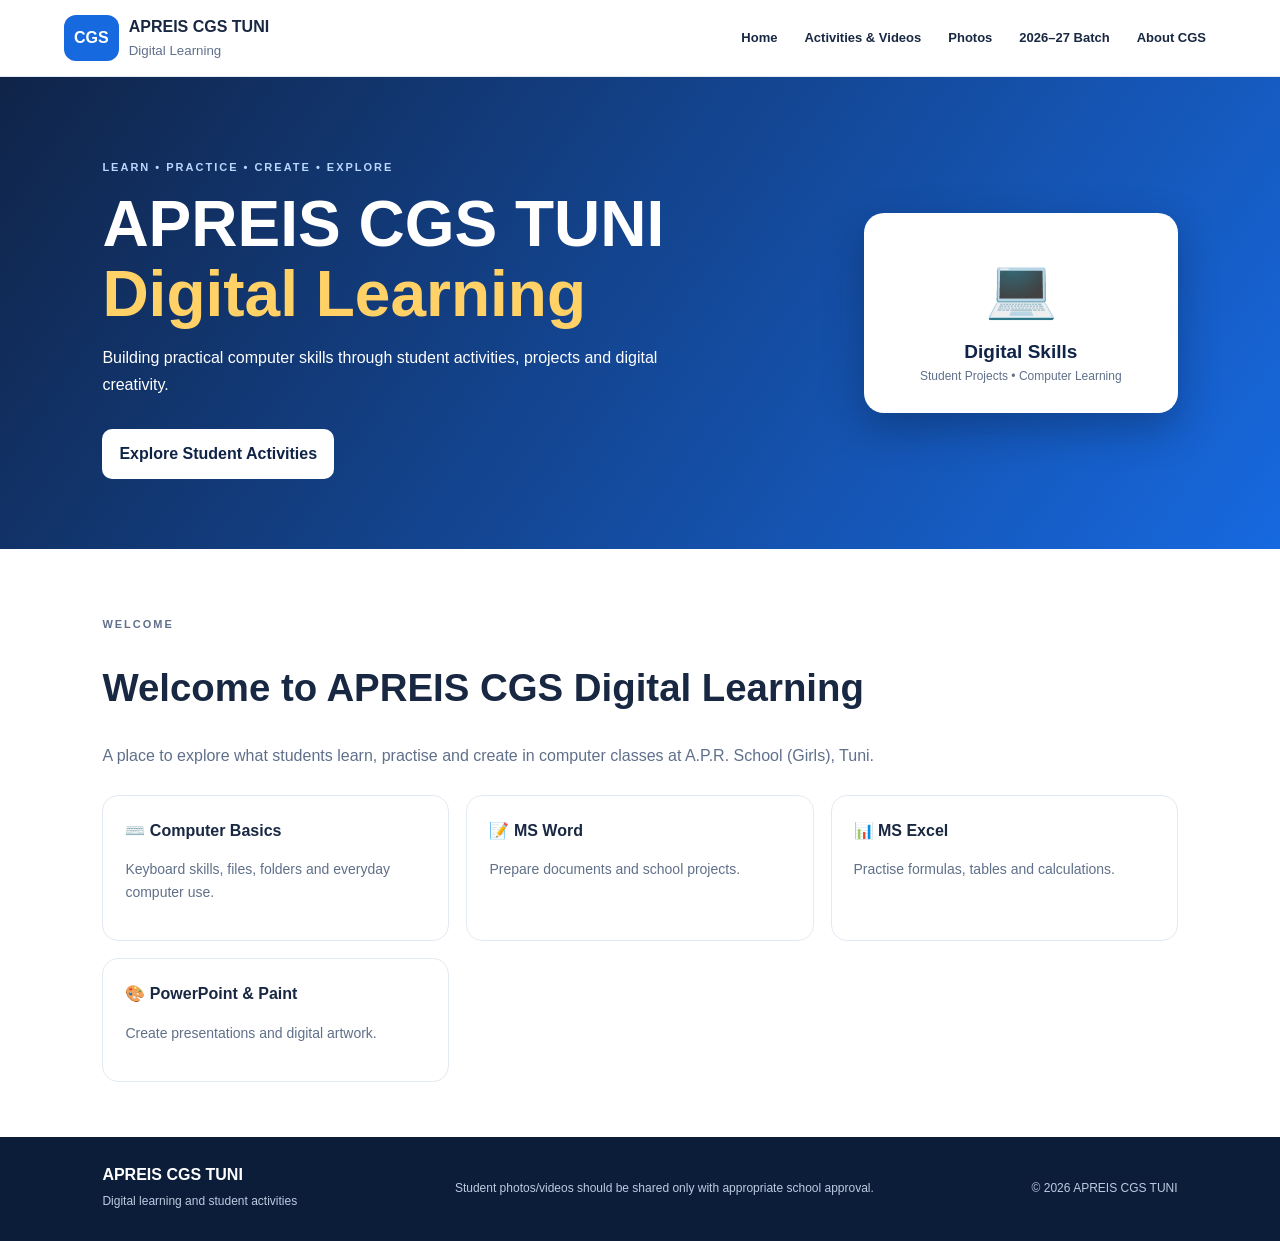
<file: index.html>
<!doctype html><html lang="en"><head><meta charset="utf-8"><meta name="viewport" content="width=device-width, initial-scale=1"><meta name="description" content="APREIS CGS TUNI Digital Learning — computer education, student activities and projects."><title>Home | APREIS CGS TUNI</title><link rel="stylesheet" href="style.css"></head><body><header class="header"><a class="brand" href="index.html"><span class="logo">CGS</span><span><b>APREIS CGS TUNI</b><small>Digital Learning</small></span></a><nav><a href="index.html">Home</a><a href="activities.html">Activities & Videos</a><a href="photos.html">Photos</a><a href="batch.html">2026–27 Batch</a><a href="about.html">About CGS</a></nav></header><main><section class="hero"><div><p class="eyebrow">LEARN • PRACTICE • CREATE • EXPLORE</p><h1>APREIS CGS TUNI<br><span>Digital Learning</span></h1><p>Building practical computer skills through student activities, projects and digital creativity.</p><a class="btn" href="activities.html">Explore Student Activities</a></div><div class="art">💻<strong>Digital Skills</strong><small>Student Projects • Computer Learning</small></div></section><section class="section"><p class="eyebrow">WELCOME</p><h2>Welcome to APREIS CGS Digital Learning</h2><p>A place to explore what students learn, practise and create in computer classes at A.P.R. School (Girls), Tuni.</p><div class="cards"><article><b>⌨️ Computer Basics</b><p>Keyboard skills, files, folders and everyday computer use.</p></article><article><b>📝 MS Word</b><p>Prepare documents and school projects.</p></article><article><b>📊 MS Excel</b><p>Practise formulas, tables and calculations.</p></article><article><b>🎨 PowerPoint & Paint</b><p>Create presentations and digital artwork.</p></article></div></section></main><footer class="footer"><div><b>APREIS CGS TUNI</b><p>Digital learning and student activities</p></div><small>Student photos/videos should be shared only with appropriate school approval.</small><small>© 2026 APREIS CGS TUNI</small></footer></body></html>
</file>
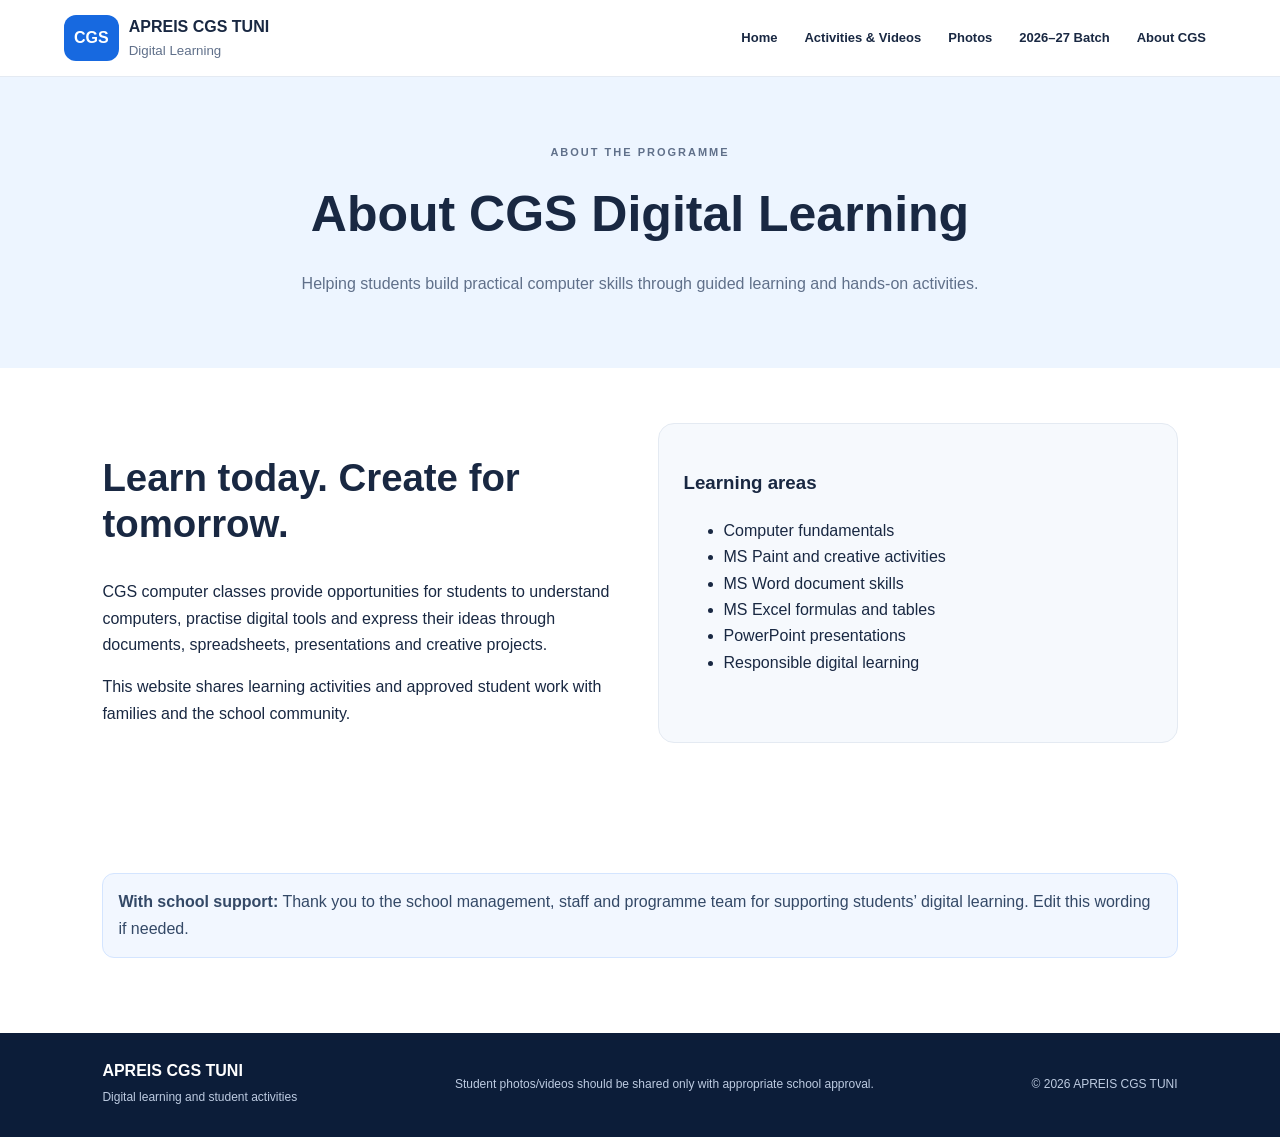
<file: about.html>
<!doctype html><html lang="en"><head><meta charset="utf-8"><meta name="viewport" content="width=device-width, initial-scale=1"><meta name="description" content="APREIS CGS TUNI Digital Learning — computer education, student activities and projects."><title>About CGS | APREIS CGS TUNI</title><link rel="stylesheet" href="style.css"></head><body><header class="header"><a class="brand" href="index.html"><span class="logo">CGS</span><span><b>APREIS CGS TUNI</b><small>Digital Learning</small></span></a><nav><a href="index.html">Home</a><a href="activities.html">Activities & Videos</a><a href="photos.html">Photos</a><a href="batch.html">2026–27 Batch</a><a href="about.html">About CGS</a></nav></header><main><section class="pagehero"><p class="eyebrow">ABOUT THE PROGRAMME</p><h1>About CGS Digital Learning</h1><p>Helping students build practical computer skills through guided learning and hands-on activities.</p></section><section class="section two"><div><h2>Learn today. Create for tomorrow.</h2><p>CGS computer classes provide opportunities for students to understand computers, practise digital tools and express their ideas through documents, spreadsheets, presentations and creative projects.</p><p>This website shares learning activities and approved student work with families and the school community.</p></div><article><h3>Learning areas</h3><ul><li>Computer fundamentals</li><li>MS Paint and creative activities</li><li>MS Word document skills</li><li>MS Excel formulas and tables</li><li>PowerPoint presentations</li><li>Responsible digital learning</li></ul></article></section><section class="section"><div class="notice"><b>With school support:</b> Thank you to the school management, staff and programme team for supporting students’ digital learning. Edit this wording if needed.</div></section></main><footer class="footer"><div><b>APREIS CGS TUNI</b><p>Digital learning and student activities</p></div><small>Student photos/videos should be shared only with appropriate school approval.</small><small>© 2026 APREIS CGS TUNI</small></footer></body></html>
</file>
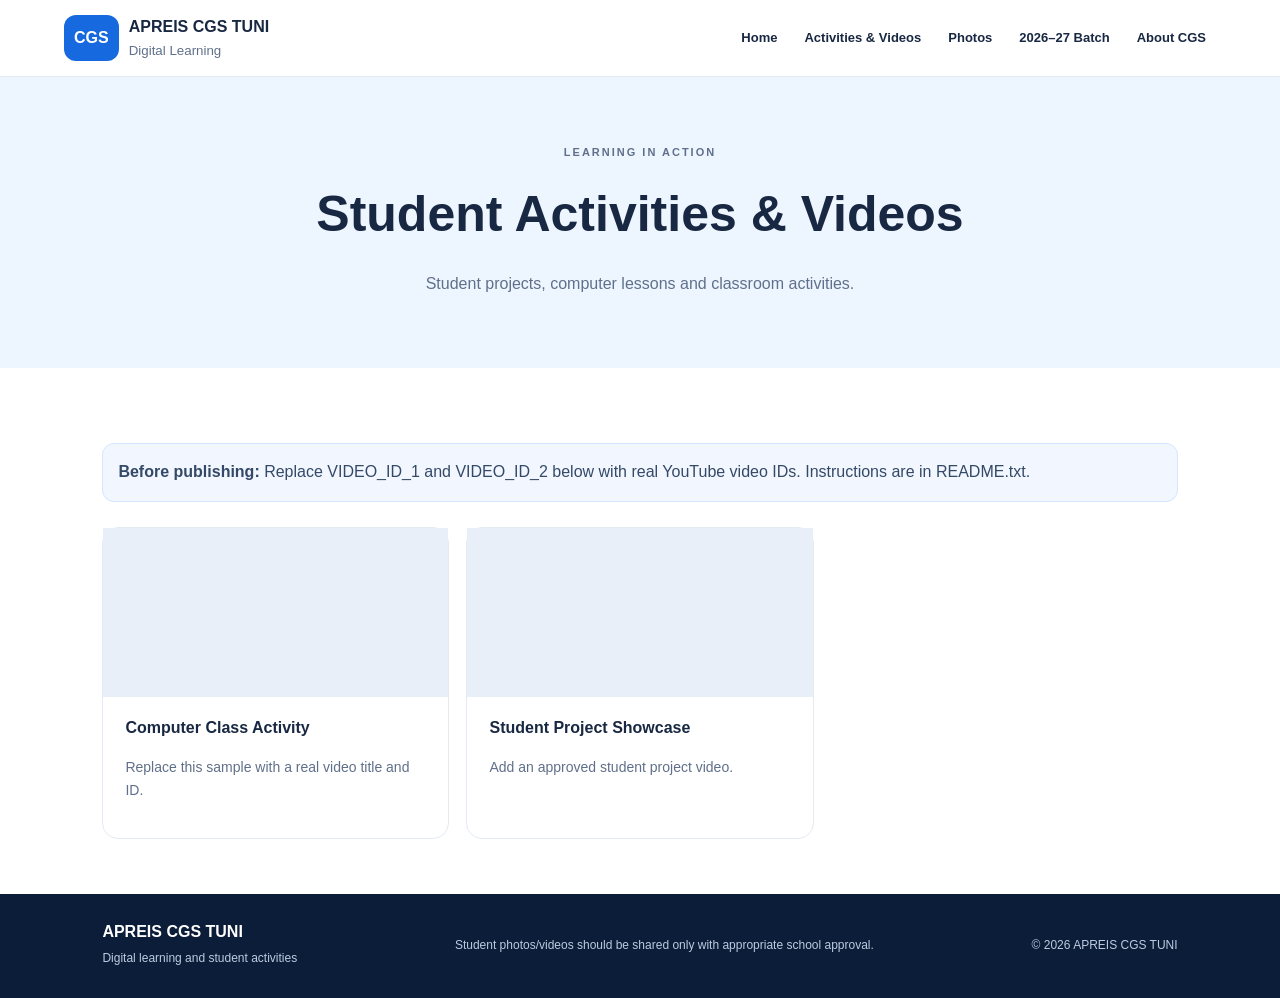
<file: activities.html>
<!doctype html><html lang="en"><head><meta charset="utf-8"><meta name="viewport" content="width=device-width, initial-scale=1"><meta name="description" content="APREIS CGS TUNI Digital Learning — computer education, student activities and projects."><title>Activities & Videos | APREIS CGS TUNI</title><link rel="stylesheet" href="style.css"></head><body><header class="header"><a class="brand" href="index.html"><span class="logo">CGS</span><span><b>APREIS CGS TUNI</b><small>Digital Learning</small></span></a><nav><a href="index.html">Home</a><a href="activities.html">Activities & Videos</a><a href="photos.html">Photos</a><a href="batch.html">2026–27 Batch</a><a href="about.html">About CGS</a></nav></header><main><section class="pagehero"><p class="eyebrow">LEARNING IN ACTION</p><h1>Student Activities & Videos</h1><p>Student projects, computer lessons and classroom activities.</p></section><section class="section"><div class="notice"><b>Before publishing:</b> Replace VIDEO_ID_1 and VIDEO_ID_2 below with real YouTube video IDs. Instructions are in README.txt.</div><div class="cards"><article><div class="video"><iframe src="https://www.youtube-nocookie.com/embed/VIDEO_ID_1" title="Student activity video" loading="lazy" allowfullscreen></iframe></div><b>Computer Class Activity</b><p>Replace this sample with a real video title and ID.</p></article><article><div class="video"><iframe src="https://www.youtube-nocookie.com/embed/VIDEO_ID_2" title="Student project video" loading="lazy" allowfullscreen></iframe></div><b>Student Project Showcase</b><p>Add an approved student project video.</p></article></div></section></main><footer class="footer"><div><b>APREIS CGS TUNI</b><p>Digital learning and student activities</p></div><small>Student photos/videos should be shared only with appropriate school approval.</small><small>© 2026 APREIS CGS TUNI</small></footer></body></html>
</file>
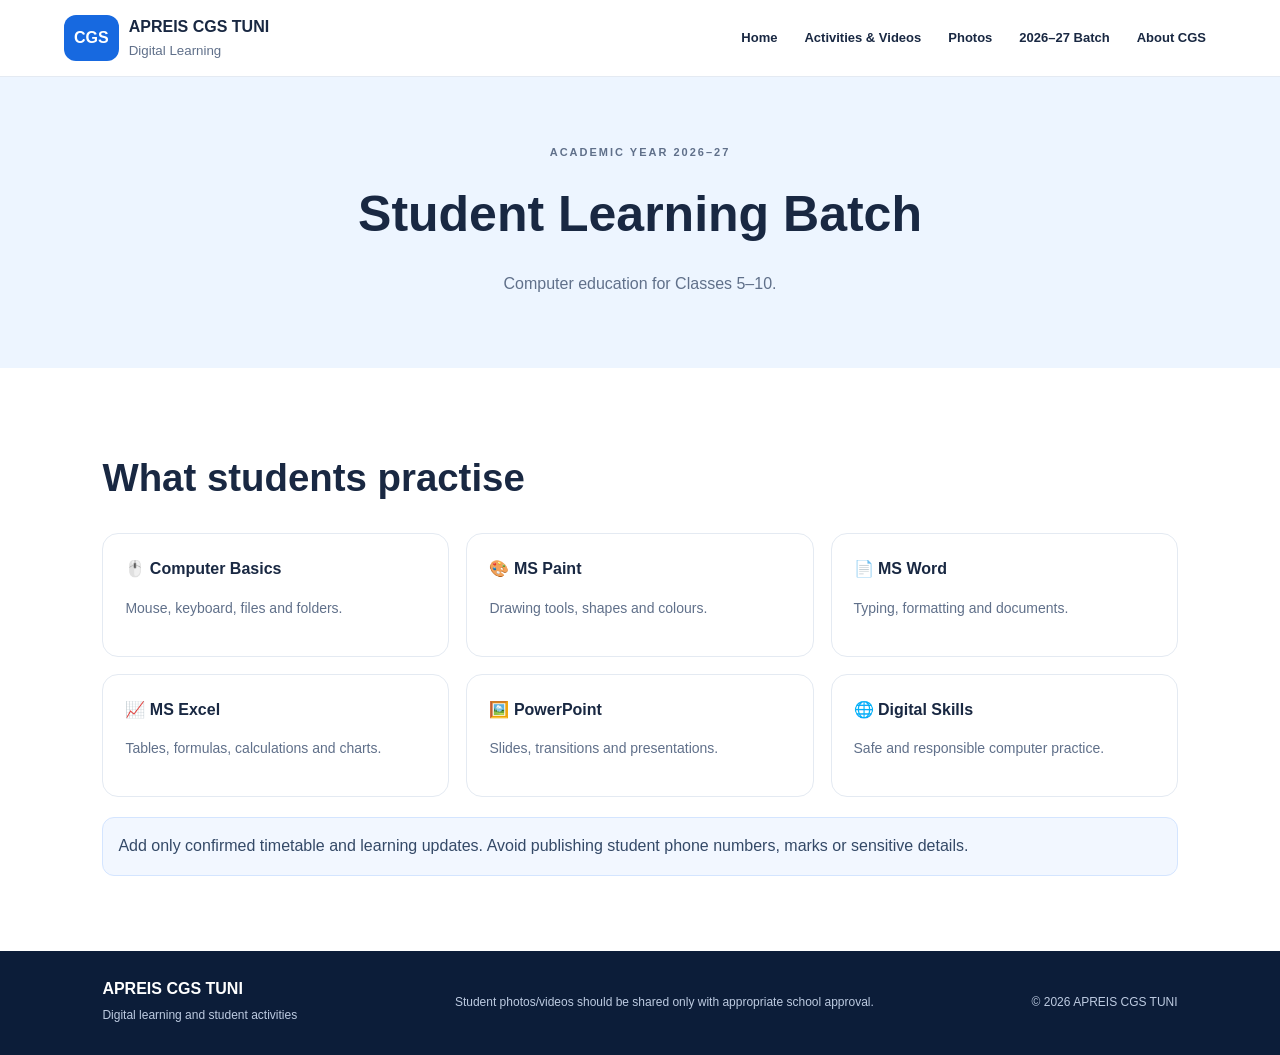
<file: batch.html>
<!doctype html><html lang="en"><head><meta charset="utf-8"><meta name="viewport" content="width=device-width, initial-scale=1"><meta name="description" content="APREIS CGS TUNI Digital Learning — computer education, student activities and projects."><title>2026–27 Batch | APREIS CGS TUNI</title><link rel="stylesheet" href="style.css"></head><body><header class="header"><a class="brand" href="index.html"><span class="logo">CGS</span><span><b>APREIS CGS TUNI</b><small>Digital Learning</small></span></a><nav><a href="index.html">Home</a><a href="activities.html">Activities & Videos</a><a href="photos.html">Photos</a><a href="batch.html">2026–27 Batch</a><a href="about.html">About CGS</a></nav></header><main><section class="pagehero"><p class="eyebrow">ACADEMIC YEAR 2026–27</p><h1>Student Learning Batch</h1><p>Computer education for Classes 5–10.</p></section><section class="section"><h2>What students practise</h2><div class="cards"><article><b>🖱️ Computer Basics</b><p>Mouse, keyboard, files and folders.</p></article><article><b>🎨 MS Paint</b><p>Drawing tools, shapes and colours.</p></article><article><b>📄 MS Word</b><p>Typing, formatting and documents.</p></article><article><b>📈 MS Excel</b><p>Tables, formulas, calculations and charts.</p></article><article><b>🖼️ PowerPoint</b><p>Slides, transitions and presentations.</p></article><article><b>🌐 Digital Skills</b><p>Safe and responsible computer practice.</p></article></div><div class="notice">Add only confirmed timetable and learning updates. Avoid publishing student phone numbers, marks or sensitive details.</div></section></main><footer class="footer"><div><b>APREIS CGS TUNI</b><p>Digital learning and student activities</p></div><small>Student photos/videos should be shared only with appropriate school approval.</small><small>© 2026 APREIS CGS TUNI</small></footer></body></html>
</file>
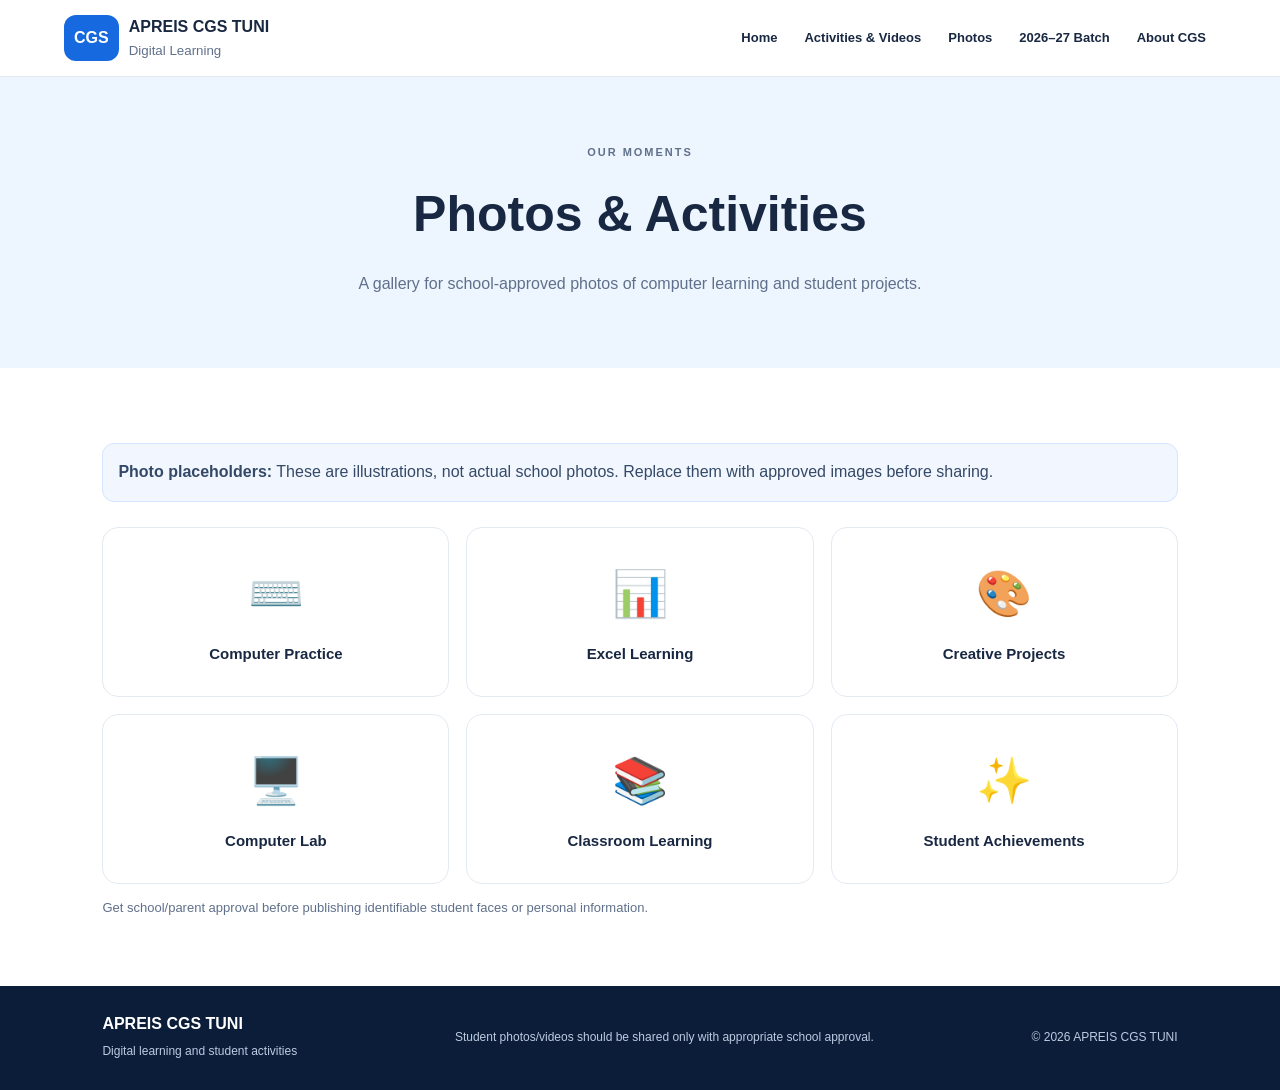
<file: photos.html>
<!doctype html><html lang="en"><head><meta charset="utf-8"><meta name="viewport" content="width=device-width, initial-scale=1"><meta name="description" content="APREIS CGS TUNI Digital Learning — computer education, student activities and projects."><title>Photos | APREIS CGS TUNI</title><link rel="stylesheet" href="style.css"></head><body><header class="header"><a class="brand" href="index.html"><span class="logo">CGS</span><span><b>APREIS CGS TUNI</b><small>Digital Learning</small></span></a><nav><a href="index.html">Home</a><a href="activities.html">Activities & Videos</a><a href="photos.html">Photos</a><a href="batch.html">2026–27 Batch</a><a href="about.html">About CGS</a></nav></header><main><section class="pagehero"><p class="eyebrow">OUR MOMENTS</p><h1>Photos & Activities</h1><p>A gallery for school-approved photos of computer learning and student projects.</p></section><section class="section"><div class="notice"><b>Photo placeholders:</b> These are illustrations, not actual school photos. Replace them with approved images before sharing.</div><div class="cards"><article class="photo p1">⌨️<b>Computer Practice</b></article><article class="photo p2">📊<b>Excel Learning</b></article><article class="photo p3">🎨<b>Creative Projects</b></article><article class="photo p4">🖥️<b>Computer Lab</b></article><article class="photo p5">📚<b>Classroom Learning</b></article><article class="photo p6">✨<b>Student Achievements</b></article></div><p class="muted">Get school/parent approval before publishing identifiable student faces or personal information.</p></section></main><footer class="footer"><div><b>APREIS CGS TUNI</b><p>Digital learning and student activities</p></div><small>Student photos/videos should be shared only with appropriate school approval.</small><small>© 2026 APREIS CGS TUNI</small></footer></body></html>
</file>
<file: style.css>
:root{--navy:#102448;--blue:#1769e0;--sky:#eaf3ff;--ink:#192842;--muted:#60708a;--line:#e4eaf2}
*{box-sizing:border-box}body{margin:0;font-family:Arial,Helvetica,sans-serif;color:var(--ink);line-height:1.65}a{text-decoration:none;color:inherit}.header{display:flex;align-items:center;justify-content:space-between;gap:20px;padding:14px 5%;border-bottom:1px solid var(--line);background:#fff;position:sticky;top:0;z-index:3}.brand{display:flex;gap:10px;align-items:center}.logo{background:var(--blue);color:white;border-radius:12px;padding:10px;font-weight:bold}.brand small{display:block;color:var(--muted)}nav{display:flex;gap:7px;flex-wrap:wrap}nav a{font-size:13px;font-weight:bold;padding:8px 10px;border-radius:8px}nav a:hover{background:var(--sky);color:var(--blue)}.hero{padding:70px 8%;background:linear-gradient(125deg,#102448,#1769e0);color:white;display:grid;grid-template-columns:1.4fr .6fr;gap:30px;align-items:center}.hero h1{font-size:clamp(36px,5vw,64px);line-height:1.1;margin:12px 0}.hero h1 span{color:#ffd166}.hero p{max-width:620px}.eyebrow{font-size:11px;letter-spacing:2px;font-weight:bold;color:#4b86e8}.hero .eyebrow{color:#b9d7ff}.btn{display:inline-block;background:white;color:#102448;padding:12px 17px;border-radius:10px;font-weight:bold;margin-top:15px}.art{background:#fff;color:#102448;border-radius:20px;min-height:200px;display:flex;flex-direction:column;align-items:center;justify-content:center;font-size:58px;box-shadow:0 15px 40px #07152d55}.art strong{font-size:19px}.art small{font-size:12px;color:var(--muted)}.section{padding:55px 8%}.section h2{font-size:clamp(26px,3vw,40px);line-height:1.2}.section>p{color:var(--muted)}.cards{display:grid;grid-template-columns:repeat(3,minmax(0,1fr));gap:17px;margin-top:25px}.cards article{border:1px solid var(--line);border-radius:16px;padding:22px;background:white}.cards article p{font-size:14px;color:var(--muted)}.pagehero{text-align:center;background:#edf5ff;padding:55px 20px}.pagehero h1{font-size:clamp(32px,5vw,50px);margin:8px}.pagehero p{color:var(--muted)}.notice{background:#f2f7ff;border:1px solid #d4e5ff;border-radius:12px;padding:15px;margin:20px 0;color:#344967}.video{position:relative;padding-top:56.25%;margin:-22px -22px 18px;background:#e8eff8}.video iframe{position:absolute;inset:0;width:100%;height:100%;border:0}.photo{min-height:170px;display:flex;align-items:center;justify-content:center;flex-direction:column;gap:10px;font-size:45px}.photo b{font-size:15px}.p1{background:#dceaff}.p2{background:#fff0c4}.p3{background:#f7ddeb}.p4{background:#d9f4e9}.p5{background:#e9e2ff}.p6{background:#ffe4d6}.muted{color:var(--muted);font-size:13px}.two{display:grid;grid-template-columns:1fr 1fr;gap:35px}.two article{background:#f6f9fd;border:1px solid var(--line);padding:25px;border-radius:16px}.footer{background:#0c1d39;color:white;padding:25px 8%;display:flex;justify-content:space-between;gap:20px;align-items:center;flex-wrap:wrap}.footer small,.footer p{color:#bdcbe1;font-size:12px;margin:4px 0}
@media(max-width:760px){.header{align-items:flex-start;flex-direction:column}.hero{grid-template-columns:1fr;padding:50px 7%}.art{min-height:150px}.cards{grid-template-columns:1fr}.two{grid-template-columns:1fr}.section{padding:42px 7%}nav{gap:3px}nav a{padding:7px;font-size:12px}}
</file>
